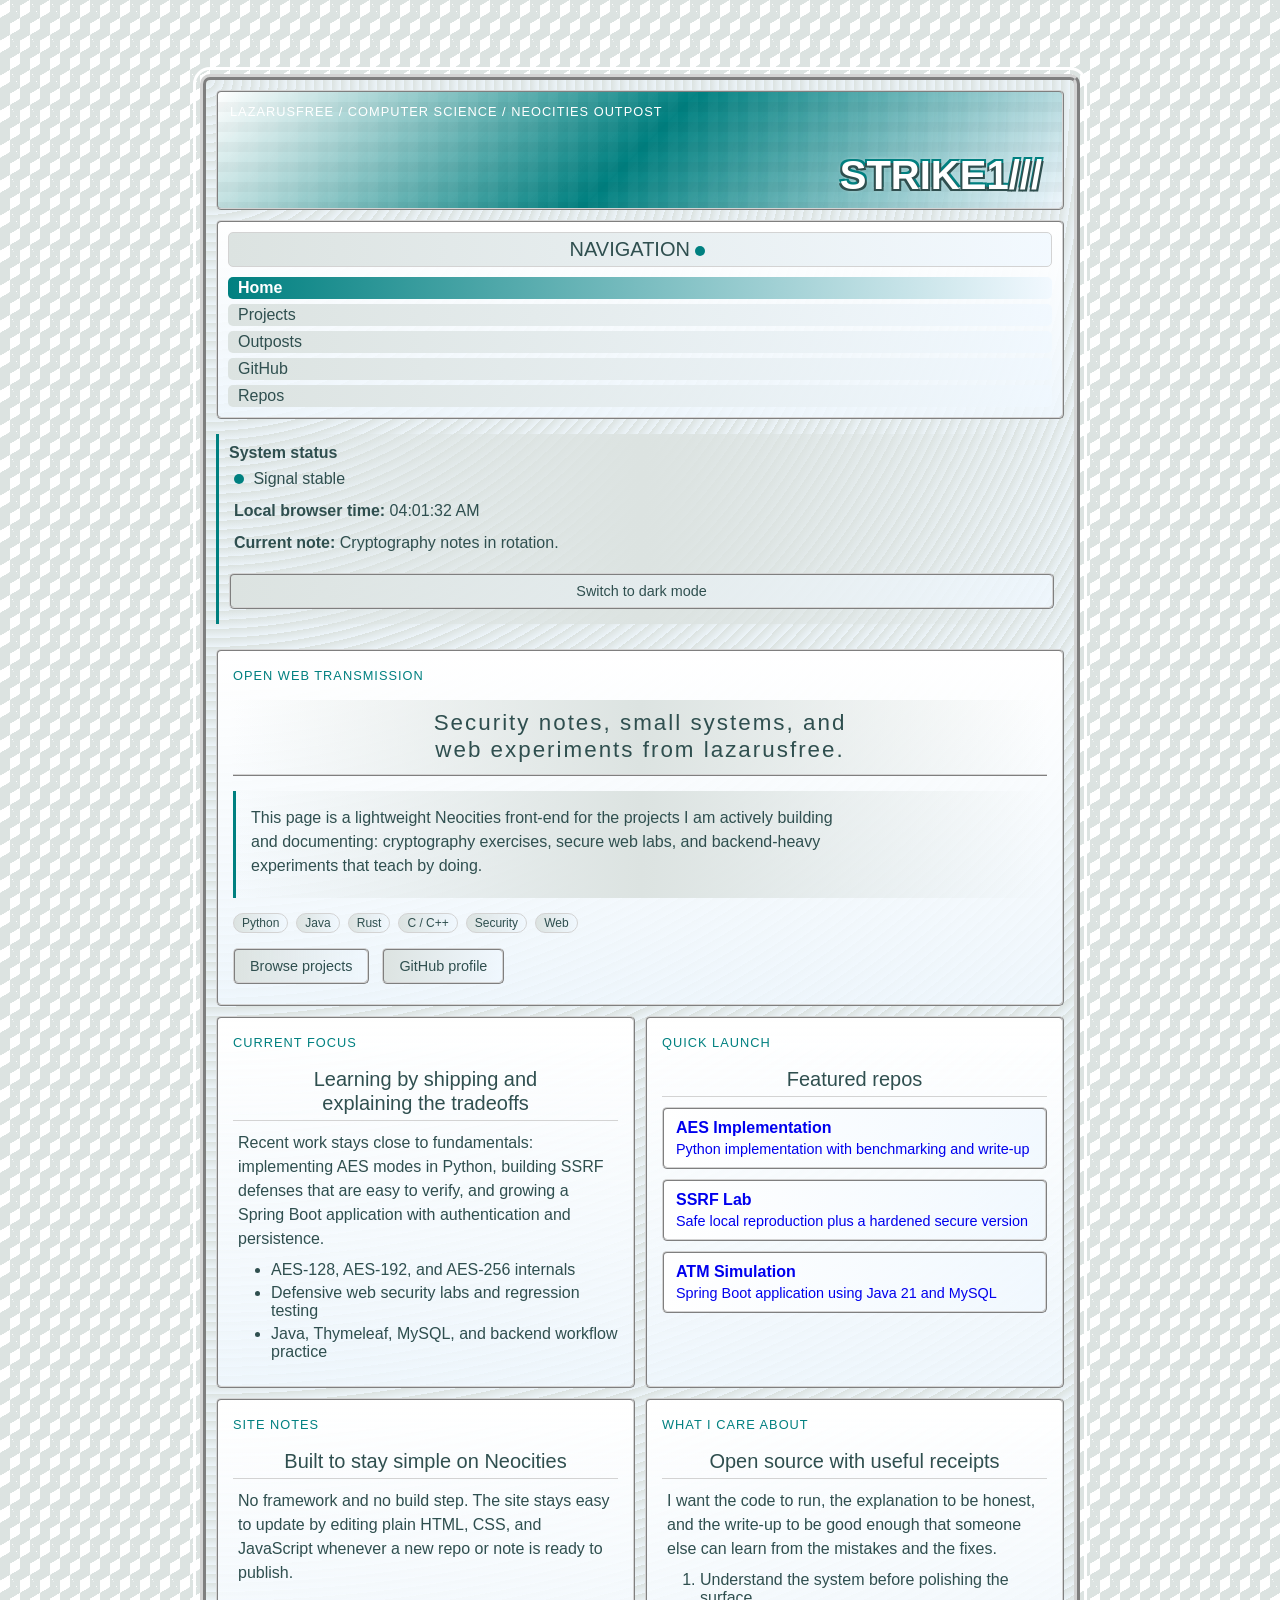
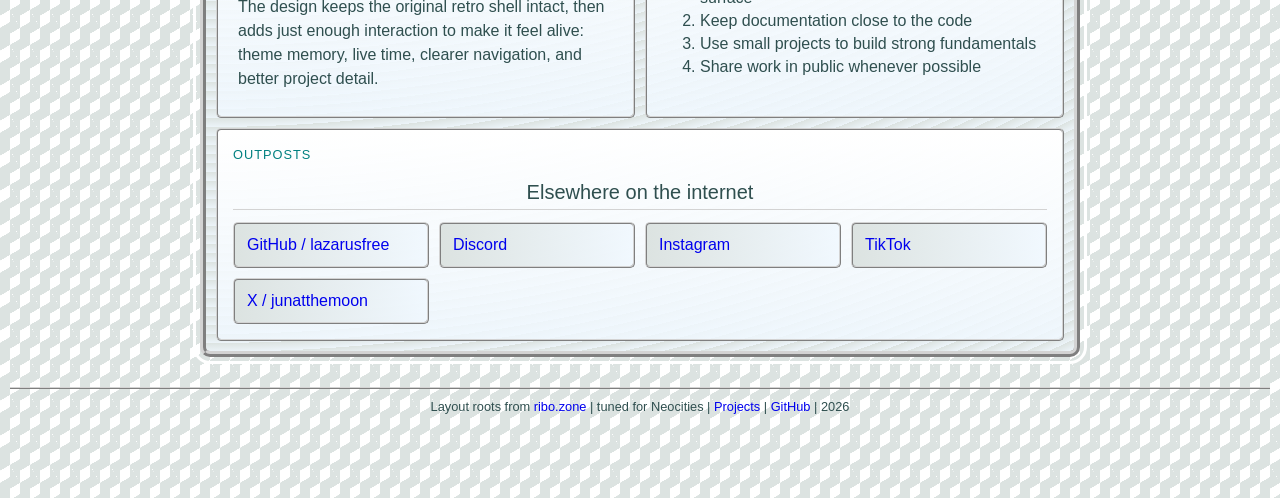
<file: index.html>
<!DOCTYPE html>
<html lang="en">
<head>
    <title>STRIKE1/// | lazarusfree on the open web</title>
    <link href="css/cyanobacteria.css" rel="stylesheet" type="text/css" media="all">
    <link href="css/enhanced-styles.css" rel="stylesheet" type="text/css" media="all">
    <script src="js/site.js" defer></script>
    <meta name="viewport" content="width=device-width, initial-scale=1">
    <meta charset="utf-8">
    <meta name="description" content="STRIKE1/// is a small Neocities outpost for lazarusfree: cryptography notes, defensive security labs, Java builds, and open source experiments.">
    <meta name="theme-color" content="#2f6f6a">
</head>
<body>
<a class="skip-link" href="#content">Skip to content</a>

<div class="container">
    <header>
        <p class="eyebrow">lazarusfree / computer science / neocities outpost</p>
        <span>STRIKE1///</span>
    </header>

    <aside class="small">
        <nav>
            <div>NAVIGATION <span class="status"></span></div>
            <a href="index.html" class="active">Home</a>
            <a href="projects.html">Projects</a>
            <a href="#outposts">Outposts</a>
            <a href="https://github.com/lazarusfree" target="_blank" rel="noopener">GitHub</a>
            <a href="https://github.com/lazarusfree?tab=repositories" target="_blank" rel="noopener">Repos</a>
        </nav>

        <div class="highlight system-panel">
            <strong>System status</strong>
            <p><span class="status"></span> Signal stable</p>
            <p><strong>Local browser time:</strong> <span id="local-time">--:--:--</span></p>
            <p><strong>Current note:</strong> <span id="system-note">Loading transmission...</span></p>
            <button class="button toggle-button" type="button" data-theme-toggle aria-pressed="false">Switch theme</button>
        </div>
    </aside>

    <main id="content" class="large">
        <section class="full hero-panel">
            <p class="section-label">Open web transmission</p>
            <h1>Security notes, small systems, and web experiments from lazarusfree.</h1>

            <div class="highlight">
                <p>This page is a lightweight Neocities front-end for the projects I am actively building and documenting: cryptography exercises, secure web labs, and backend-heavy experiments that teach by doing.</p>
            </div>

            <div class="inline-tags" aria-label="Core tools and interests">
                <span class="tech-tag">Python</span>
                <span class="tech-tag">Java</span>
                <span class="tech-tag">Rust</span>
                <span class="tech-tag">C / C++</span>
                <span class="tech-tag">Security</span>
                <span class="tech-tag">Web</span>
            </div>

            <div class="button-row">
                <a href="projects.html" class="button">Browse projects</a>
                <a href="https://github.com/lazarusfree" class="button" target="_blank" rel="noopener">GitHub profile</a>
            </div>
        </section>

        <section class="half">
            <p class="section-label">Current focus</p>
            <h2>Learning by shipping and explaining the tradeoffs</h2>
            <p>Recent work stays close to fundamentals: implementing AES modes in Python, building SSRF defenses that are easy to verify, and growing a Spring Boot application with authentication and persistence.</p>
            <ul class="detail-list">
                <li>AES-128, AES-192, and AES-256 internals</li>
                <li>Defensive web security labs and regression testing</li>
                <li>Java, Thymeleaf, MySQL, and backend workflow practice</li>
            </ul>
        </section>

        <section class="half">
            <p class="section-label">Quick launch</p>
            <h2>Featured repos</h2>
            <div class="link-list">
                <a class="repo-link" href="https://github.com/lazarusfree/AES_implementation" target="_blank" rel="noopener">
                    <strong>AES Implementation</strong>
                    <span>Python implementation with benchmarking and write-up</span>
                </a>
                <a class="repo-link" href="https://github.com/lazarusfree/ssrf-lab" target="_blank" rel="noopener">
                    <strong>SSRF Lab</strong>
                    <span>Safe local reproduction plus a hardened secure version</span>
                </a>
                <a class="repo-link" href="https://github.com/lazarusfree/ATM-simulation" target="_blank" rel="noopener">
                    <strong>ATM Simulation</strong>
                    <span>Spring Boot application using Java 21 and MySQL</span>
                </a>
            </div>
        </section>

        <section class="half">
            <p class="section-label">Site notes</p>
            <h2>Built to stay simple on Neocities</h2>
            <p>No framework and no build step. The site stays easy to update by editing plain HTML, CSS, and JavaScript whenever a new repo or note is ready to publish.</p>
            <p>The design keeps the original retro shell intact, then adds just enough interaction to make it feel alive: theme memory, live time, clearer navigation, and better project detail.</p>
        </section>

        <section class="half">
            <p class="section-label">What I care about</p>
            <h2>Open source with useful receipts</h2>
            <p>I want the code to run, the explanation to be honest, and the write-up to be good enough that someone else can learn from the mistakes and the fixes.</p>
            <ol class="detail-list">
                <li>Understand the system before polishing the surface</li>
                <li>Keep documentation close to the code</li>
                <li>Use small projects to build strong fundamentals</li>
                <li>Share work in public whenever possible</li>
            </ol>
        </section>

        <section class="full" id="outposts">
            <p class="section-label">Outposts</p>
            <h2>Elsewhere on the internet</h2>
            <div class="outpost-grid">
                <a class="outpost-link" href="https://github.com/lazarusfree" target="_blank" rel="noopener">GitHub / lazarusfree</a>
                <a class="outpost-link" href="https://discord.gg/BVJf3vPA" target="_blank" rel="noopener">Discord</a>
                <a class="outpost-link" href="https://instagram.com/rezzzzzzzzzzzzz_z" target="_blank" rel="noopener">Instagram</a>
                <a class="outpost-link" href="https://tiktok.com/@perturbdestiny" target="_blank" rel="noopener">TikTok</a>
                <a class="outpost-link" href="https://x.com/junatthemoon" target="_blank" rel="noopener">X / junatthemoon</a>
            </div>
        </section>
    </main>
</div>

<footer>
    <span>Layout roots from <a href="https://ribo.zone/free/layouts/" target="_blank" rel="noopener">ribo.zone</a> | tuned for Neocities | <a href="projects.html">Projects</a> | <a href="https://github.com/lazarusfree" target="_blank" rel="noopener">GitHub</a> | <span id="year">2026</span></span>
</footer>
</body>
</html>
</file>
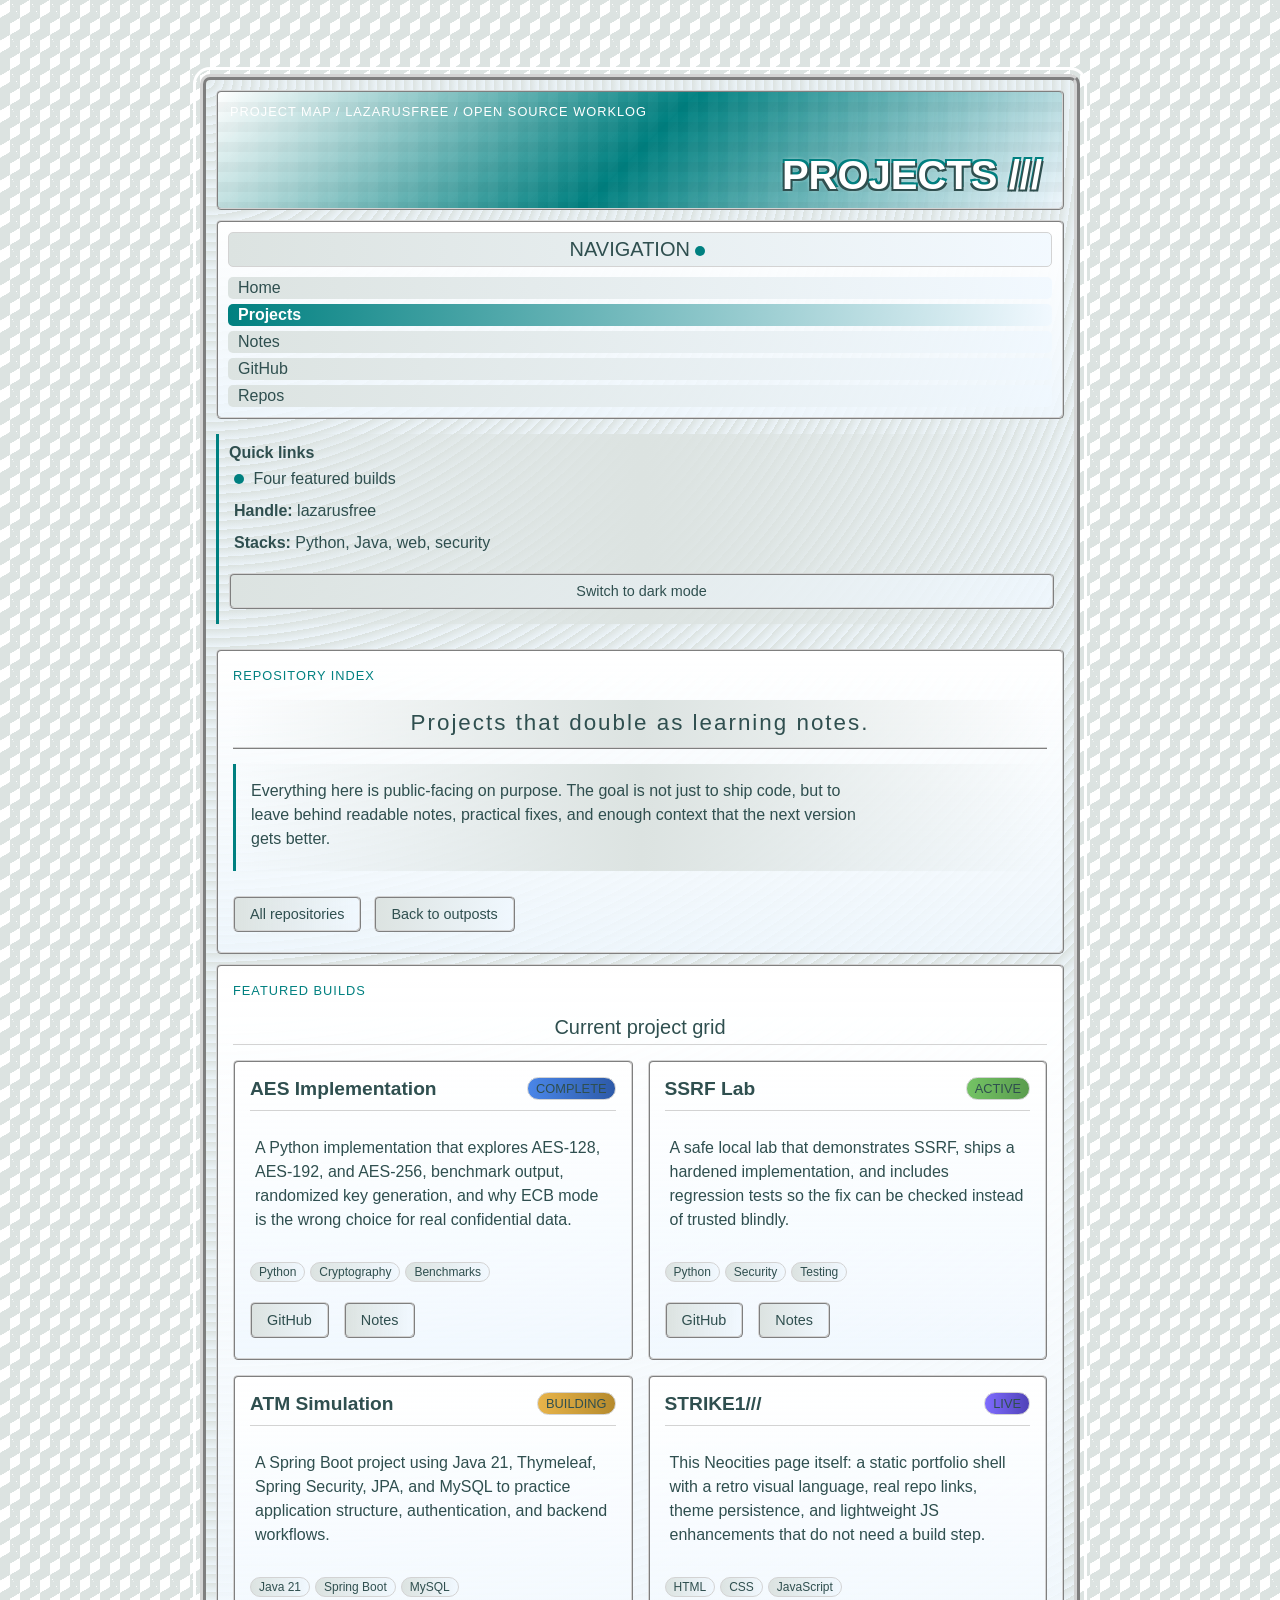
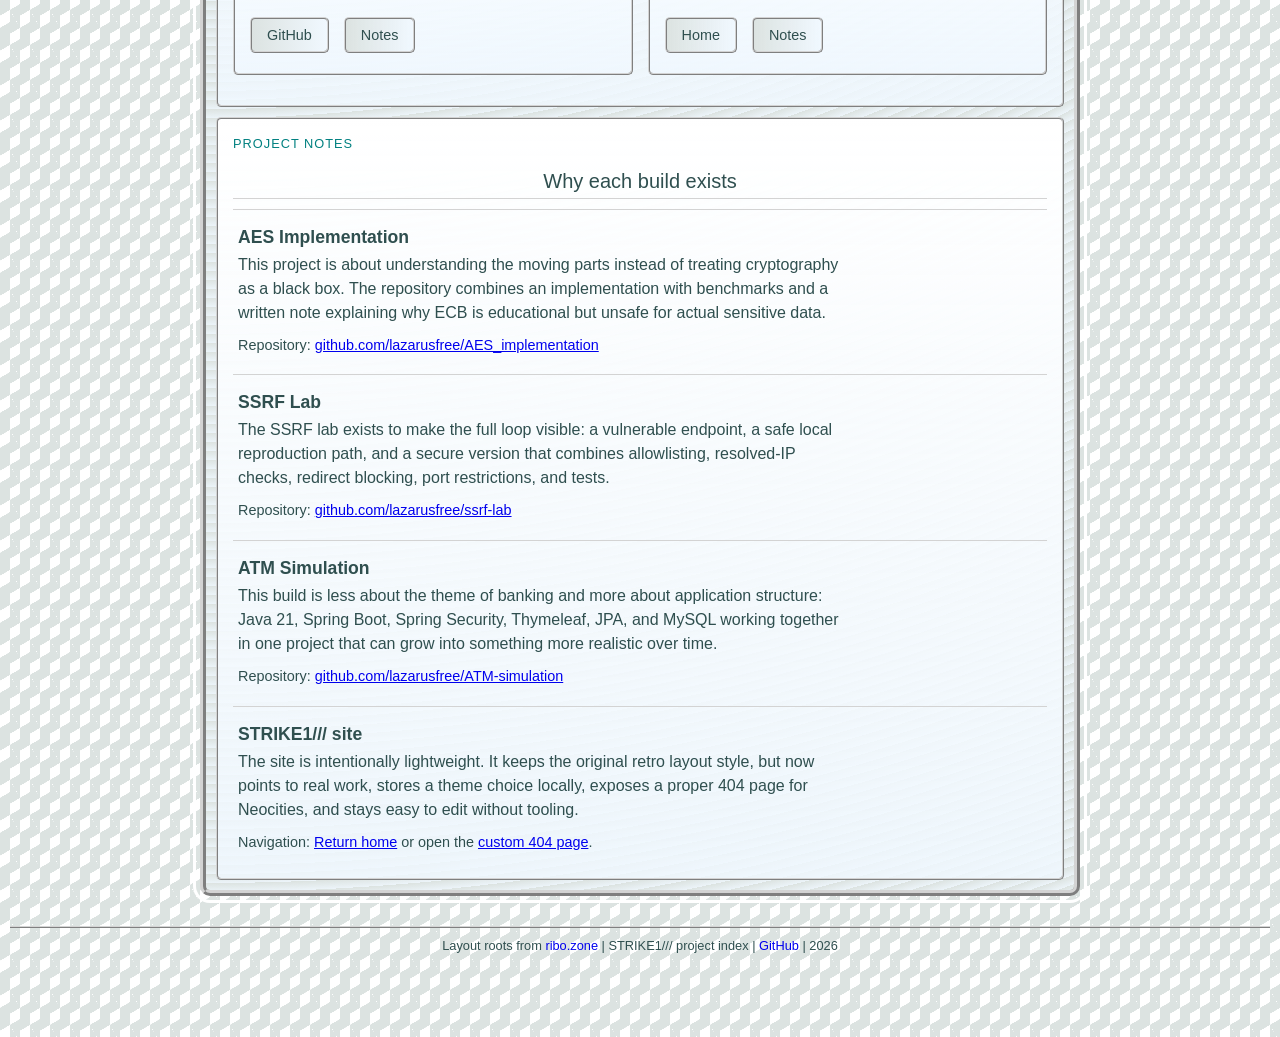
<file: projects.html>
<!DOCTYPE html>
<html lang="en">
<head>
    <title>Projects | STRIKE1///</title>
    <link href="css/cyanobacteria.css" rel="stylesheet" type="text/css" media="all">
    <link href="css/enhanced-styles.css" rel="stylesheet" type="text/css" media="all">
    <script src="js/site.js" defer></script>
    <meta name="viewport" content="width=device-width, initial-scale=1">
    <meta charset="utf-8">
    <meta name="description" content="Featured repositories and build notes from lazarusfree: AES Implementation, SSRF Lab, ATM Simulation, and the STRIKE1/// Neocities site.">
    <meta name="theme-color" content="#2f6f6a">
</head>
<body>
<a class="skip-link" href="#content">Skip to content</a>

<div class="container">
    <header>
        <p class="eyebrow">project map / lazarusfree / open source worklog</p>
        <span>PROJECTS ///</span>
    </header>

    <aside class="small">
        <nav>
            <div>NAVIGATION <span class="status"></span></div>
            <a href="index.html">Home</a>
            <a href="projects.html" class="active">Projects</a>
            <a href="#project-notes">Notes</a>
            <a href="https://github.com/lazarusfree" target="_blank" rel="noopener">GitHub</a>
            <a href="https://github.com/lazarusfree?tab=repositories" target="_blank" rel="noopener">Repos</a>
        </nav>

        <div class="highlight system-panel">
            <strong>Quick links</strong>
            <p><span class="status"></span> Four featured builds</p>
            <p><strong>Handle:</strong> lazarusfree</p>
            <p><strong>Stacks:</strong> Python, Java, web, security</p>
            <button class="button toggle-button" type="button" data-theme-toggle aria-pressed="false">Switch theme</button>
        </div>
    </aside>

    <main id="content" class="large">
        <section class="full hero-panel">
            <p class="section-label">Repository index</p>
            <h1>Projects that double as learning notes.</h1>

            <div class="highlight">
                <p>Everything here is public-facing on purpose. The goal is not just to ship code, but to leave behind readable notes, practical fixes, and enough context that the next version gets better.</p>
            </div>

            <div class="button-row">
                <a href="https://github.com/lazarusfree?tab=repositories" class="button" target="_blank" rel="noopener">All repositories</a>
                <a href="index.html#outposts" class="button">Back to outposts</a>
            </div>
        </section>

        <section class="full">
            <p class="section-label">Featured builds</p>
            <h2>Current project grid</h2>

            <div class="project-grid">
                <article class="project-card">
                    <div class="project-header">
                        <h3 class="project-title">AES Implementation</h3>
                        <span class="project-status status-complete">COMPLETE</span>
                    </div>
                    <div class="project-description">
                        <p>A Python implementation that explores AES-128, AES-192, and AES-256, benchmark output, randomized key generation, and why ECB mode is the wrong choice for real confidential data.</p>
                    </div>
                    <div class="project-tech">
                        <span class="tech-tag">Python</span>
                        <span class="tech-tag">Cryptography</span>
                        <span class="tech-tag">Benchmarks</span>
                    </div>
                    <div class="project-links">
                        <a href="https://github.com/lazarusfree/AES_implementation" class="button" target="_blank" rel="noopener">GitHub</a>
                        <a href="#aes-implementation" class="button">Notes</a>
                    </div>
                </article>

                <article class="project-card">
                    <div class="project-header">
                        <h3 class="project-title">SSRF Lab</h3>
                        <span class="project-status status-active">ACTIVE</span>
                    </div>
                    <div class="project-description">
                        <p>A safe local lab that demonstrates SSRF, ships a hardened implementation, and includes regression tests so the fix can be checked instead of trusted blindly.</p>
                    </div>
                    <div class="project-tech">
                        <span class="tech-tag">Python</span>
                        <span class="tech-tag">Security</span>
                        <span class="tech-tag">Testing</span>
                    </div>
                    <div class="project-links">
                        <a href="https://github.com/lazarusfree/ssrf-lab" class="button" target="_blank" rel="noopener">GitHub</a>
                        <a href="#ssrf-lab" class="button">Notes</a>
                    </div>
                </article>

                <article class="project-card">
                    <div class="project-header">
                        <h3 class="project-title">ATM Simulation</h3>
                        <span class="project-status status-experimental">BUILDING</span>
                    </div>
                    <div class="project-description">
                        <p>A Spring Boot project using Java 21, Thymeleaf, Spring Security, JPA, and MySQL to practice application structure, authentication, and backend workflows.</p>
                    </div>
                    <div class="project-tech">
                        <span class="tech-tag">Java 21</span>
                        <span class="tech-tag">Spring Boot</span>
                        <span class="tech-tag">MySQL</span>
                    </div>
                    <div class="project-links">
                        <a href="https://github.com/lazarusfree/ATM-simulation" class="button" target="_blank" rel="noopener">GitHub</a>
                        <a href="#atm-simulation" class="button">Notes</a>
                    </div>
                </article>

                <article class="project-card">
                    <div class="project-header">
                        <h3 class="project-title">STRIKE1///</h3>
                        <span class="project-status status-live">LIVE</span>
                    </div>
                    <div class="project-description">
                        <p>This Neocities page itself: a static portfolio shell with a retro visual language, real repo links, theme persistence, and lightweight JS enhancements that do not need a build step.</p>
                    </div>
                    <div class="project-tech">
                        <span class="tech-tag">HTML</span>
                        <span class="tech-tag">CSS</span>
                        <span class="tech-tag">JavaScript</span>
                    </div>
                    <div class="project-links">
                        <a href="index.html" class="button">Home</a>
                        <a href="#strike1-site" class="button">Notes</a>
                    </div>
                </article>
            </div>
        </section>

        <section class="full" id="project-notes">
            <p class="section-label">Project notes</p>
            <h2>Why each build exists</h2>

            <article class="project-note" id="aes-implementation">
                <h3>AES Implementation</h3>
                <p>This project is about understanding the moving parts instead of treating cryptography as a black box. The repository combines an implementation with benchmarks and a written note explaining why ECB is educational but unsafe for actual sensitive data.</p>
                <p class="meta-line">Repository: <a href="https://github.com/lazarusfree/AES_implementation" target="_blank" rel="noopener">github.com/lazarusfree/AES_implementation</a></p>
            </article>

            <article class="project-note" id="ssrf-lab">
                <h3>SSRF Lab</h3>
                <p>The SSRF lab exists to make the full loop visible: a vulnerable endpoint, a safe local reproduction path, and a secure version that combines allowlisting, resolved-IP checks, redirect blocking, port restrictions, and tests.</p>
                <p class="meta-line">Repository: <a href="https://github.com/lazarusfree/ssrf-lab" target="_blank" rel="noopener">github.com/lazarusfree/ssrf-lab</a></p>
            </article>

            <article class="project-note" id="atm-simulation">
                <h3>ATM Simulation</h3>
                <p>This build is less about the theme of banking and more about application structure: Java 21, Spring Boot, Spring Security, Thymeleaf, JPA, and MySQL working together in one project that can grow into something more realistic over time.</p>
                <p class="meta-line">Repository: <a href="https://github.com/lazarusfree/ATM-simulation" target="_blank" rel="noopener">github.com/lazarusfree/ATM-simulation</a></p>
            </article>

            <article class="project-note" id="strike1-site">
                <h3>STRIKE1/// site</h3>
                <p>The site is intentionally lightweight. It keeps the original retro layout style, but now points to real work, stores a theme choice locally, exposes a proper 404 page for Neocities, and stays easy to edit without tooling.</p>
                <p class="meta-line">Navigation: <a href="index.html">Return home</a> or open the <a href="404.html">custom 404 page</a>.</p>
            </article>
        </section>
    </main>
</div>

<footer>
    <span>Layout roots from <a href="https://ribo.zone/free/layouts/" target="_blank" rel="noopener">ribo.zone</a> | STRIKE1/// project index | <a href="https://github.com/lazarusfree" target="_blank" rel="noopener">GitHub</a> | <span id="year">2026</span></span>
</footer>
</body>
</html>
</file>
<file: css/cyanobacteria.css>
/* start light mode styling */
:root {
    --text: darkslategrey;
    --border: lightgrey;
    --accent: teal;
    --bg: #dce3e1;
    --gradientTop: white;
    --gradientBottom: rgb(240, 248, 255, .8);
    --transition-speed: 0.3s;
    --border-radius: 5px;
    --shadow: 0 2px 5px rgba(0,0,0,0.1);
    color-scheme: light dark;
}

:root[data-theme="light"] {
    --text: darkslategrey;
    --border: lightgrey;
    --accent: teal;
    --bg: #dce3e1;
    --gradientTop: white;
    --gradientBottom: rgb(240, 248, 255, .8);
}

:root[data-theme="dark"] {
    --text: white;
    --border: #5a7678;
    --accent: #74C365;
    --bg: rgba(0,60,60,0.8);
    --gradientBottom: rgb(0, 50, 60);
    --gradientTop: darkslategrey;
}
header {
    background: linear-gradient(135deg, var(--gradientTop) 0%, var(--accent) 50%, var(--gradientBottom) 100%);
    position: relative;
    overflow: hidden;
}

header::before {
    content: '';
    position: absolute;
    top: 0;
    left: 0;
    right: 0;
    bottom: 0;
    background-image:
            linear-gradient(90deg, transparent 50%, rgba(255,255,255,0.1) 50%),
            linear-gradient(transparent 50%, rgba(0,0,0,0.1) 50%);
    background-size: 20px 20px;
    opacity: 0.3;
}
/* end light mode styling */


/* start dark mode styling */
@media (prefers-color-scheme: dark) {
    :root:not([data-theme="light"]) {
        --text: white;
        --border: #5a7678;
        --accent: #74C365;
        --bg: rgba(0,60,60,0.8);
        --gradientBottom: rgb(0, 50, 60);
        --gradientTop: darkslategrey;
    }

    a:link { color: #7dbfff; }

    header {
        background: linear-gradient(135deg, #001a1a 0%, var(--accent) 50%, #003333 100%);
    }

    header::before {
        background-image:
                linear-gradient(90deg, transparent 50%, rgba(0,0,0,0.2) 50%),
                linear-gradient(transparent 50%, rgba(255,255,255,0.1) 50%);
    }
}
/* end dark mode styling */


* {
    box-sizing: border-box;
}
body {
    padding: 10px;
    font-family: 'MS PGothic', sans-serif;
    color: var(--text);
    margin: 0;

    /* page background pattern */
    background-color: var(--gradientTop);
    background-image:  linear-gradient(30deg, var(--bg) 12%, transparent 12.5%, transparent 87%, var(--bg) 87.5%, var(--bg)), linear-gradient(150deg, var(--bg) 12%, transparent 12.5%, transparent 87%, var(--bg) 87.5%, var(--bg)), linear-gradient(30deg, var(--bg) 12%, transparent 12.5%, transparent 87%, var(--bg) 87.5%, var(--bg)), linear-gradient(150deg, var(--bg) 12%, transparent 12.5%, transparent 87%, var(--bg) 87.5%, var(--bg)), linear-gradient(60deg, var(--bg) 25%, transparent 25.5%, transparent 75%, var(--bg) 75%, var(--bg)), linear-gradient(60deg, var(--bg) 25%, transparent 25.5%, transparent 75%, var(--bg) 75%, var(--bg));
    background-size: 20px 35px;
    background-position: 0 0, 0 0, 10px 18px, 10px 18px, 0 0, 10px 18px;
}

html {
    scroll-behavior: smooth;
}


.container {
    max-width: 55rem;
    margin: 5vw auto 12px auto;
    border: 6px ridge var(--border);
    outline: 3px solid var(--gradientTop);
    outline-offset: 4px;
    border-radius: 10px;
    display: flex;
    flex-wrap: wrap;
    padding: 5px;
    gap: 5px;

    /* container background pattern */
    background-color: var(--gradientBottom);
    background-image:  repeating-radial-gradient( circle at 0 0, transparent 0, var(--gradientBottom) 9px ), repeating-linear-gradient( var(--bg), var(--bg));
}
/* these control the column widths */
.small { flex: 1 1 9%; }
.large { flex: 1 1 82%; }
.full { flex: 1 1 100%; }
.half { flex: 1 1 49%; }


header {
    background-size: cover;
    background-position: center;
    width: 100%;
    height: 120px; /* change banner height here*/
    border: 2px ridge var(--border);
    border-radius: 5px;
    position: relative;
}
header span {
    font-size: 2.5rem;
    position: absolute;
    bottom: 0;
    right: 10px;
    margin: 10px;
    font-weight: bold;
    text-shadow: 1px 1px var(--text),
    -1px 1px var(--text),
    1px -1px var(--accent),
    -1px -1px var(--accent);
    color: var(--gradientTop);
    z-index: 1;
}

.eyebrow {
    position: absolute;
    top: 10px;
    left: 12px;
    margin: 0;
    font-size: 0.8rem;
    letter-spacing: 1px;
    text-transform: uppercase;
    color: var(--gradientTop);
    z-index: 1;
}


nav {
    border: 2px ridge var(--border);
    border-radius: 5px;
    padding: 5px;
    background: linear-gradient(var(--gradientTop),var(--gradientBottom));
}
nav div {
    text-align: center;
    font-size: 1.25rem;
    margin: 5px 5px 10px 5px;
}
nav a {
    display: block;
    margin: 5px;
    background: linear-gradient(to right,var(--bg),var(--gradientBottom));
    border-radius: 5px;
    padding: 2px 7px;
    text-decoration: none;
}
nav a:link, nav a:visited {
    color: var(--text);
}
nav a:hover, nav a:focus {
    background: linear-gradient(to right,var(--bg), var(--gradientBottom), var(--gradientTop));
}

/* optional button styling like in the preview */
div.small > img {
    display: block;
    margin: 5px auto;
    border:2px ridge var(--border);
    border-radius: 5px;
}


section {
    border: 2px ridge var(--border);
    border-radius: 5px;
    background: linear-gradient(var(--gradientTop),var(--gradientBottom));
    padding: 5px;
}


footer {
    text-align: center;
    margin-bottom: 5vw;
    font-size: 0.8rem;
}
footer a {
    text-decoration: none;
}


h1, h2, h3, h4, h5, h6, p  {
    margin: 5px;
    line-height: 1.2;
}
h1 {
    font-size: 1.4rem;
    letter-spacing: 2px;
    font-weight: normal;
    text-align: center;
    border-bottom: 2px ridge var(--border);
    padding-bottom: 5px;
    text-wrap: balance;
}
h2 {
    font-size: 1.25rem;
    font-weight: normal;
    text-align: center;
    text-wrap: balance;
}
h3 {
    font-size: 1.1rem;
}
h4 {
    font-size: 1rem;
    color: var(--accent);
    padding-left: 12px;
}

/* prevents overflow on smaller screens */
img { max-width: 100%; }
pre { overflow-x: auto; }


a:hover, a:focus {
    font-style: italic;
}
a:visited {
    color: var(--accent);
}

.skip-link {
    position: absolute;
    left: 10px;
    top: -40px;
    background: var(--gradientTop);
    color: var(--text);
    padding: 8px 12px;
    border: 2px ridge var(--border);
    border-radius: 5px;
    text-decoration: none;
    z-index: 20;
}

.skip-link:focus {
    top: 10px;
}

/* Accessibility improvements */
:focus {
    outline: 2px solid var(--accent);
    outline-offset: 2px;
}

/* Print styles */
@media print {
    .container {
        border: none;
        outline: none;
        background: white !important;
    }

    nav, .button, .status {
        display: none;
    }

    * {
        color: black !important;
        background: white !important;
    }
}

/* Reduced motion */
@media (prefers-reduced-motion: reduce) {
    * {
        animation-duration: 0.01ms !important;
        animation-iteration-count: 1 !important;
        transition-duration: 0.01ms !important;
    }
}
</file>
<file: css/enhanced-styles.css>
/* Enhanced styles for STRIKE1/// - Works with cyanobacteria.css */

/* Container improvements */
.container {
    padding: 10px;
    gap: 10px;
}

/* Navigation improvements */
nav {
    position: relative;
}

nav div {
    background: linear-gradient(to right, var(--bg), var(--gradientBottom));
    border-radius: 5px;
    padding: 5px;
    margin-bottom: 10px;
    border: 1px ridge var(--border);
}

nav a {
    transition: all var(--transition-speed) ease;
    position: relative;
    padding-left: 10px;
    user-select: none;
}

nav a:hover, nav a:focus {
    transform: translateX(5px);
    box-shadow: 2px 0 0 var(--accent);
}

nav a.active {
    background: linear-gradient(to right, var(--accent), var(--gradientBottom));
    color: var(--gradientTop);
    font-weight: bold;
}

/* Section improvements */
section {
    padding: 15px;
    transition: all var(--transition-speed) ease;
}

section:hover {
    transform: translateY(-2px);
    box-shadow: 0 4px 8px rgba(0,0,0,0.1);
}

/* Header improvements */
header span {
    text-shadow: 2px 2px 0 var(--text),
    -2px 2px 0 var(--text),
    2px -2px 0 var(--accent),
    -2px -2px 0 var(--accent),
    0 0 5px var(--gradientTop);
}

main.large {
    display: flex;
    flex-wrap: wrap;
    gap: 10px;
}

/* Content improvements */
h1 {
    background: linear-gradient(to right, transparent, var(--bg), transparent);
    padding: 10px;
    margin: 15px 0;
}

h2 {
    border-bottom: 1px ridge var(--border);
    padding-bottom: 5px;
    margin: 15px 0 10px 0;
}

p {
    line-height: 1.5;
    margin-bottom: 10px;
    max-width: 68ch;
}

ul, ol {
    margin: 10px 0 10px 20px;
}

li {
    margin-bottom: 5px;
}

/* Button styling */
.button {
    display: inline-block;
    background: linear-gradient(to right, var(--bg), var(--gradientBottom));
    border: 2px ridge var(--border);
    border-radius: 5px;
    padding: 8px 15px;
    margin: 10px 5px 5px 0;
    text-decoration: none;
    transition: all var(--transition-speed) ease;
    font-size: 0.9rem;
    user-select: none;
    cursor: pointer;
    color: var(--text);
    font-family: inherit;
}

.button:hover, .button:focus {
    background: linear-gradient(to right, var(--bg), var(--gradientBottom), var(--gradientTop));
    transform: translateY(-2px);
}

.button:visited {
    color: var(--text);
}

/* Status indicator */
.status {
    display: inline-block;
    width: 10px;
    height: 10px;
    border-radius: 50%;
    background-color: var(--accent);
    margin-right: 5px;
    animation: pulse 2s infinite;
}

@keyframes pulse {
    0%, 100% { opacity: 1; }
    50% { opacity: 0.5; }
}

/* Content highlights */
.highlight {
    background: linear-gradient(to right, transparent, var(--bg), transparent);
    padding: 10px;
    border-left: 3px solid var(--accent);
    margin: 15px 0;
}

.section-label {
    margin: 0 0 8px 0;
    text-transform: uppercase;
    letter-spacing: 1px;
    font-size: 0.8rem;
    color: var(--accent);
}

.hero-panel {
    position: relative;
}

.system-panel p {
    margin-bottom: 8px;
}

.toggle-button {
    width: 100%;
    margin-right: 0;
}

.button-row {
    display: flex;
    flex-wrap: wrap;
    gap: 8px;
}

.inline-tags {
    display: flex;
    flex-wrap: wrap;
    gap: 8px;
    margin: 15px 0 5px;
}

.detail-list {
    padding-left: 18px;
}

.link-list {
    display: grid;
    gap: 10px;
    margin-top: 10px;
}

.repo-link {
    display: block;
    border: 2px ridge var(--border);
    border-radius: 5px;
    padding: 10px 12px;
    text-decoration: none;
    background: linear-gradient(to right, var(--gradientTop), var(--gradientBottom));
    transition: transform var(--transition-speed) ease, border-color var(--transition-speed) ease;
}

.repo-link strong,
.repo-link span {
    display: block;
}

.repo-link span {
    margin-top: 4px;
    font-size: 0.9rem;
}

.repo-link:hover,
.repo-link:focus {
    transform: translateX(4px);
    border-color: var(--accent);
}

.repo-link:visited,
.outpost-link:visited {
    color: var(--text);
}

.outpost-grid {
    display: grid;
    grid-template-columns: repeat(auto-fit, minmax(180px, 1fr));
    gap: 10px;
    margin-top: 12px;
}

.outpost-link {
    display: block;
    text-decoration: none;
    border: 2px ridge var(--border);
    border-radius: 5px;
    padding: 12px;
    background: linear-gradient(to right, var(--bg), var(--gradientBottom));
    transition: transform var(--transition-speed) ease, border-color var(--transition-speed) ease;
}

.outpost-link:hover,
.outpost-link:focus {
    transform: translateY(-3px);
    border-color: var(--accent);
}

/* Footer improvements */
footer {
    margin-top: 30px;
    padding: 10px;
    border-top: 2px ridge var(--border);
}

/* Focus visible */
:focus-visible {
    outline: 2px solid var(--accent);
    outline-offset: 2px;
    border-radius: var(--border-radius);
}

/* Project Grid Styles */
.project-grid {
    display: grid;
    grid-template-columns: repeat(auto-fill, minmax(300px, 1fr));
    gap: 15px;
    margin: 15px 0;
}

.project-card {
    border: 2px ridge var(--border);
    border-radius: 5px;
    background: linear-gradient(var(--gradientTop), var(--gradientBottom));
    padding: 15px;
    transition: all var(--transition-speed) ease;
    display: flex;
    flex-direction: column;
}

.project-card:hover {
    transform: translateY(-5px);
    border-color: var(--accent);
    box-shadow: 0 5px 15px rgba(0,0,0,0.2);
}

.project-header {
    border-bottom: 1px ridge var(--border);
    padding-bottom: 10px;
    margin-bottom: 10px;
    display: flex;
    justify-content: space-between;
    align-items: center;
}

.project-title {
    font-size: 1.2rem;
    font-weight: bold;
    margin: 0;
}

.project-status {
    font-size: 0.8rem;
    padding: 3px 8px;
    border-radius: 12px;
    border: 1px ridge var(--border);
}

.status-active { background: linear-gradient(to right, #74C365, #5a9c4e); }
.status-complete { background: linear-gradient(to right, #4a86e8, #2d5aa8); }
.status-experimental { background: linear-gradient(to right, #e8b44a, #b58a2d); }
.status-live { background: linear-gradient(to right, #7f6cff, #5043b8); }

.project-description {
    flex-grow: 1;
    margin: 10px 0;
}

.project-tech {
    display: flex;
    flex-wrap: wrap;
    gap: 5px;
    margin: 10px 0;
}

.tech-tag {
    font-size: 0.75rem;
    padding: 2px 8px;
    background: linear-gradient(to right, var(--bg), var(--gradientBottom));
    border: 1px ridge var(--border);
    border-radius: 12px;
}

.project-links {
    display: flex;
    gap: 10px;
    margin-top: auto;
    flex-wrap: wrap;
}

.project-note {
    margin-top: 18px;
    padding-top: 12px;
    border-top: 1px ridge var(--border);
}

.project-note:first-of-type {
    margin-top: 10px;
}

.meta-line {
    font-size: 0.9rem;
    color: var(--text);
}

/* Responsive design */
@media (max-width: 768px) {
    .container {
        flex-direction: column;
    }

    .small, .half, .large, .full {
        flex: 1 1 100%;
    }

    header span {
        font-size: 1.5rem;
        right: 5px;
        bottom: 5px;
        margin: 5px;
    }

    header {
        height: 80px;
    }

    nav a, .button {
        min-height: 44px;
        display: flex;
        align-items: center;
        justify-content: center;
    }

    .project-grid {
        grid-template-columns: 1fr;
    }

    .button-row {
        flex-direction: column;
    }
}

/* Reduced motion support */
@media (prefers-reduced-motion: reduce) {
    *, *::before, *::after {
        animation-duration: 0.01ms !important;
        animation-iteration-count: 1 !important;
        transition-duration: 0.01ms !important;
    }

    .status {
        animation: none;
    }
}
</file>
